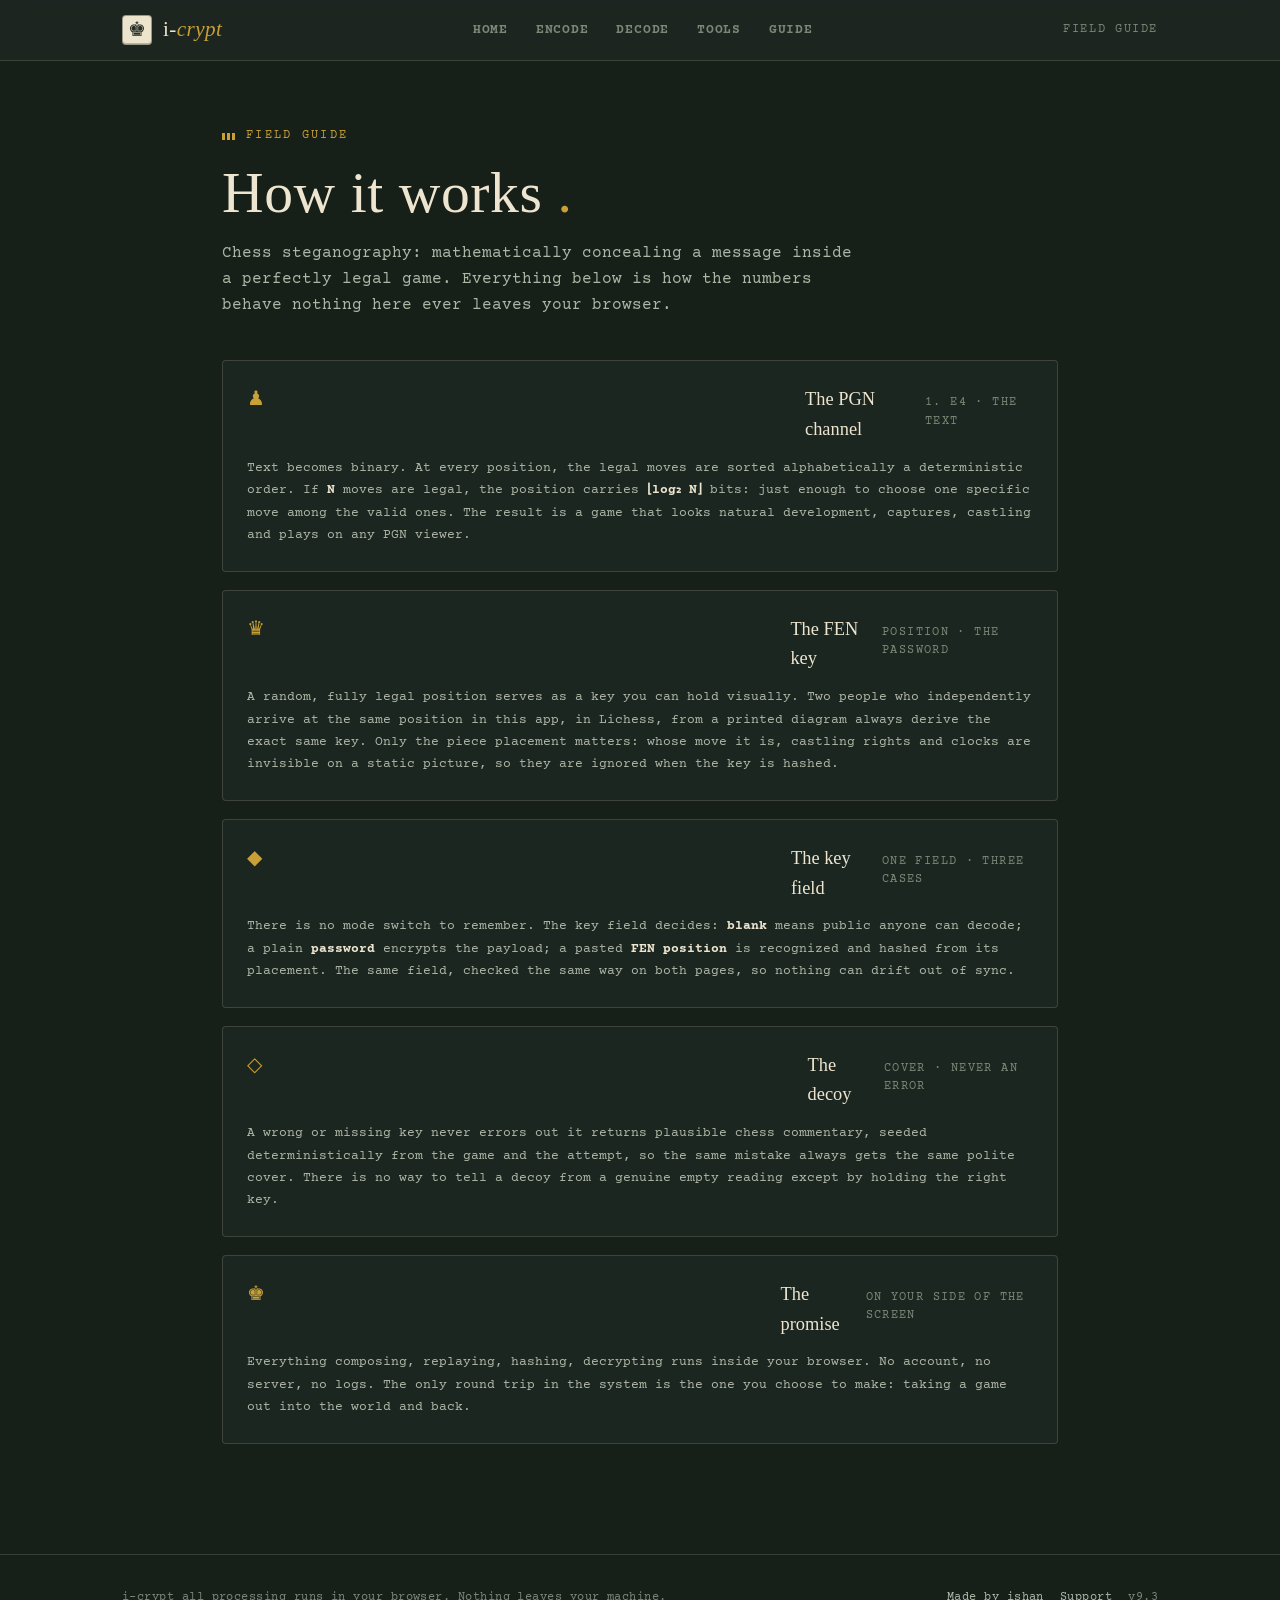
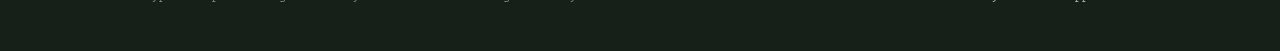
<file: guide.html>
<!doctype html>
<html lang="en">
  <head>
    <meta charset="UTF-8" />
    <meta name="viewport" content="width=device-width, initial-scale=1.0" />
    <title>Guide  i-crypt</title>
    <link
      rel="icon"
      href="data:image/svg+xml,%3Csvg xmlns='http://www.w3.org/2000/svg' viewBox='0 0 32 32'%3E%3Crect width='32' height='32' rx='4' fill='%23162019'/%3E%3Ctext x='16' y='23' font-size='20' text-anchor='middle' fill='%23c9a036'%3E%E2%99%9A%3C/text%3E%3C/svg%3E"
    />
    <link rel="preconnect" href="https://fonts.googleapis.com" />
    <link rel="preconnect" href="https://fonts.gstatic.com" crossorigin />
    <link
      href="https://fonts.googleapis.com/css2?family=Old+Standard+TT:ital,wght@0,400;0,700;1,400&family=Courier+Prime:ital,wght@0,400;0,700;1,400&display=swap"
      rel="stylesheet"
    />
    <link rel="stylesheet" href="css/styles.css" />
  </head>
  <body>
    <a class="skip-link" href="#main">Skip to content</a>

    <header class="masthead">
      <div class="mast-inner">
        <a class="brand" href="index.html" aria-label="i-crypt home">
          <span class="brand-mark">♚</span>
          <span class="brand-name">i-<em>crypt</em></span>
        </a>
        <nav class="mast-nav" aria-label="Pages">
          <a href="index.html">Home</a>
          <a href="encode.html">Encode</a>
          <a href="decode.html">Decode</a>
          <a href="tools.html">Tools</a>
          <a href="guide.html" aria-current="page">Guide</a>
        </nav>
        <span class="mast-meta">field guide</span>
      </div>
    </header>

    <main id="main" class="wrap wrap-narrow">
      <div class="page-head">
        <p class="eyebrow eyebrow-amber">field guide</p>
        <h1 class="page-title">How it works <span class="letter">.</span></h1>
        <p class="page-lede">
          Chess steganography: mathematically concealing a message inside a
          perfectly legal game. Everything below is how the numbers behave 
          nothing here ever leaves your browser.
        </p>
      </div>

      <div class="guide-sect">
        <div class="guide-item">
          <div class="guide-item-head">
            <span class="piece">♟</span>
            <h3>The PGN channel</h3>
            <span class="move">1. e4 · the text</span>
          </div>
          <p>
            Text becomes binary. At every position, the legal moves are
            sorted alphabetically  a deterministic order. If <b>N</b> moves
            are legal, the position carries <b>⌊log₂ N⌋</b> bits: just enough
            to choose one specific move among the valid ones. The result is a
            game that looks natural  development, captures, castling  and
            plays on any PGN viewer.
          </p>
        </div>

        <div class="guide-item">
          <div class="guide-item-head">
            <span class="piece">♛</span>
            <h3>The FEN key</h3>
            <span class="move">position · the password</span>
          </div>
          <p>
            A random, fully legal position serves as a key you can hold
            visually. Two people who independently arrive at the same
            position  in this app, in Lichess, from a printed diagram 
            always derive the exact same key. Only the piece placement
            matters: whose move it is, castling rights and clocks are
            invisible on a static picture, so they are ignored when the
            key is hashed.
          </p>
        </div>

        <div class="guide-item">
          <div class="guide-item-head">
            <span class="piece">◆</span>
            <h3>The key field</h3>
            <span class="move">one field · three cases</span>
          </div>
          <p>
            There is no mode switch to remember. The key field decides:
            <b>blank</b> means public  anyone can decode; a plain
            <b>password</b> encrypts the payload; a pasted
            <b>FEN position</b> is recognized and hashed from its placement.
            The same field, checked the same way on both pages, so nothing
            can drift out of sync.
          </p>
        </div>

        <div class="guide-item">
          <div class="guide-item-head">
            <span class="piece">◇</span>
            <h3>The decoy</h3>
            <span class="move">cover · never an error</span>
          </div>
          <p>
            A wrong or missing key never errors out  it returns plausible
            chess commentary, seeded deterministically from the game and the
            attempt, so the same mistake always gets the same polite cover.
            There is no way to tell a decoy from a genuine empty reading
            except by holding the right key.
          </p>
        </div>

        <div class="guide-item">
          <div class="guide-item-head">
            <span class="piece">♚</span>
            <h3>The promise</h3>
            <span class="move">on your side of the screen</span>
          </div>
          <p>
            Everything  composing, replaying, hashing, decrypting  runs
            inside your browser. No account, no server, no logs. The only
            round trip in the system is the one you choose to make: taking
            a game out into the world and back.
          </p>
        </div>
      </div>
    </main>

    <footer>
      <div class="foot-inner">
        <span>i-crypt  all processing runs in your browser. Nothing leaves your machine.</span>
        <div class="foot-right">
          <span
            class="lnk"
            onclick="window.open('https://instagram.com/ishatxt', '_blank')"
            >Made by ishan</span
          >
          <span
            class="lnk"
            onclick="openModal('supportModal')"
            >Support</span
          >
          <span>v9.3</span>
        </div>
      </div>
    </footer>

    <div
      class="modal-bg"
      id="supportModal"
      role="dialog"
      aria-modal="true"
      aria-label="Support i-crypt"
      onclick="if (event.target === this) closeModal('supportModal');"
    >
      <div class="modal-box">
        <button class="modal-close" onclick="closeModal('supportModal')" aria-label="Close">
          ×
        </button>
        <div class="modal-mark">♜</div>
        <div class="modal-title">Support i-crypt</div>
        <div class="modal-sub">
          It stays free and runs entirely in your machine. A gift keeps it
          live.
        </div>
        <div class="upi-label">UPI  tap to copy</div>
        <div class="upi-block" onclick="copyUPI()">isha.iplus@gamil.com</div>
        <div class="upi-copied" id="upiMsg"></div>
        <button
          class="btn btn-ghost btn-full"
          style="margin-top: 14px"
          onclick="window.open('https://instagram.com/ishatxt', '_blank')"
        >
          Subscribe on YouTube ↗
        </button>
        <p
          style="
            margin-top: 13px;
            font-size: 10px;
            color: var(--muted);
            text-align: center;
            letter-spacing: 0.08em;
          "
        >
          made by ishan
        </p>
      </div>
    </div>

    <div id="toast">Copied</div>

    <script src="js/shared.js"></script>
  </body>
</html>
</file>
<file: css/styles.css>
/* ============================================================
   i-crypt — "THE CIPHER SCOREBOARD"
   A steganographic chess cipher bureau. Ground is a felt-deep
   board green, output surfaces are torn score-sheet paper, type
   is an engraved bulletin serif (Old Standard TT) against a
   cipher-writer monospace (Courier Prime). No neon, no cream-
   and-terracotta, no broadsheet default.
   ============================================================ */
*,
*::before,
*::after {
  margin: 0;
  padding: 0;
  box-sizing: border-box;
}

:root {
  /* Ground — the dark, green-cast cloth of a board table */
  --bg: #162019;
  --raise: #1c2620;
  --raise-2: #243129;
  --line: rgba(233, 224, 201, 0.16);
  --line-soft: rgba(233, 224, 201, 0.09);
  --line-bright: rgba(233, 224, 201, 0.32);

  /* Paper — the score slips pulled out of the drawer */
  --paper: #ece4cd;
  --paper-2: #e0d5b6;
  --ink: #262e27;
  --ink-soft: #555f56;

  /* Light text on the felt */
  --bone: #ede5cf;
  --bone-dim: #aeb6a6;
  --muted: #7c8777;

  /* Accents */
  --brass: #c9a036;
  --brass-bright: #e0b64c;
  --ox: #b0422a;
  --teal: #7fb894;
  --amber: var(--brass);
  --red: var(--ox);
  --gold: var(--brass);

  /* Board squares — maple & forest, the physical set */
  --board-light: #d3c49a;
  --board-dark: #3c6b4f;

  /* Type */
  --font-display: "Old Standard TT", "Times New Roman", Georgia, serif;
  --font-mono: "Courier Prime", "Courier New", ui-monospace, monospace;
  --font-body: var(--font-mono);

  /* Scale */
  --text-xs: 0.72rem;
  --text-sm: 0.8rem;
  --text: 0.875rem;
  --text-md: 1rem;
  --text-lg: 1.15rem;
  --text-2xl: clamp(1.6rem, 3.4vw, 2.3rem);
  --text-hero: clamp(2rem, 5.6vw, 3.6rem);

  --radius: 4px;
  --radius-sm: 3px;

  --shadow-slip: 0 1px 0 rgba(0, 0, 0, 0.2), 0 10px 26px rgba(0, 0, 0, 0.35);
}

html {
  scroll-behavior: smooth;
}

body {
  font-family: var(--font-body);
  background: var(--bg);
  color: var(--bone);
  font-size: var(--text);
  line-height: 1.62;
  -webkit-font-smoothing: antialiased;
  text-rendering: optimizeLegibility;
}

a {
  color: inherit;
  text-decoration: none;
}

::selection {
  background: var(--brass);
  color: var(--ink);
}

:focus-visible {
  outline: 2px solid var(--brass);
  outline-offset: 2px;
  border-radius: 2px;
}

img,
svg {
  display: block;
}

/* ============================================================
   MASTHEAD
   ============================================================ */
.masthead {
  position: sticky;
  top: 0;
  z-index: 40;
  background: rgba(30, 38, 32, 0.92);
  backdrop-filter: blur(10px);
  -webkit-backdrop-filter: blur(10px);
  border-bottom: 1px solid var(--line);
}

.mast-inner {
  max-width: 1080px;
  margin: 0 auto;
  padding: 0 22px;
  display: flex;
  align-items: center;
  justify-content: space-between;
  gap: 18px;
  min-height: 60px;
}

.brand {
  display: flex;
  align-items: center;
  gap: 11px;
}

.brand-mark {
  width: 30px;
  height: 30px;
  display: grid;
  place-items: center;
  font-size: 20px;
  color: var(--ink);
  background: var(--paper);
  border: 1px solid rgba(30, 38, 32, 0.4);
  border-radius: var(--radius);
  box-shadow: inset 0 -1px 0 rgba(0, 0, 0, 0.22);
}

.brand-name {
  font-family: var(--font-display);
  font-size: 1.32rem;
  letter-spacing: 0.02em;
  color: var(--bone);
  line-height: 1;
}

.brand-name em {
  font-style: italic;
  color: var(--brass);
}

.mast-nav {
  display: flex;
  align-items: center;
  gap: 2px;
  overflow-x: auto;
  scrollbar-width: none;
}

.mast-nav::-webkit-scrollbar {
  display: none;
}

.mast-nav a {
  font-size: var(--text-sm);
  font-weight: 700;
  letter-spacing: 0.06em;
  text-transform: uppercase;
  color: var(--muted);
  padding: 7px 13px;
  border-radius: var(--radius-sm);
  white-space: nowrap;
  transition: color 0.15s ease, background 0.15s ease;
}

.mast-nav a:hover {
  color: var(--bone);
  background: var(--raise);
}

.mast-nav a.active {
  color: var(--brass);
  box-shadow: inset 0 -2px 0 currentColor;
  border-radius: var(--radius-sm);
}

.mast-meta {
  font-size: var(--text-xs);
  color: var(--muted);
  letter-spacing: 0.14em;
  text-transform: uppercase;
  white-space: nowrap;
}

/* ============================================================
   LAYOUT
   ============================================================ */
.wrap {
  max-width: 1080px;
  margin: 0 auto;
  padding: 0 22px;
}

.wrap-narrow {
  max-width: 880px;
}

.section {
  padding: 74px 0;
}

.section + .section {
  border-top: 1px solid var(--line-soft);
}

.eyebrow {
  font-size: var(--text-xs);
  letter-spacing: 0.2em;
  text-transform: uppercase;
  color: var(--muted);
  margin-bottom: 12px;
  display: flex;
  align-items: center;
  gap: 10px;
}

.eyebrow::before {
  content: "";
  width: 14px;
  height: 7px;
  background: repeating-linear-gradient(
    90deg,
    var(--brass) 0 3px,
    transparent 3px 5px
  );
}

.eyebrow-amber {
  color: var(--brass);
}

/* Page header (tool pages) */
.page-head {
  padding: 66px 0 8px;
}

.page-head .eyebrow {
  margin-bottom: 16px;
}

.page-title {
  font-family: var(--font-display);
  font-weight: 400;
  font-size: var(--text-hero);
  line-height: 1.06;
  color: var(--bone);
  letter-spacing: 0.01em;
}

.page-title .letter {
  color: var(--brass);
}

.page-lede {
  max-width: 640px;
  margin-top: 18px;
  font-size: var(--text-md);
  color: var(--bone-dim);
}

/* ============================================================
   BUTTONS
   ============================================================ */
.btn {
  font-family: var(--font-body);
  font-size: var(--text-sm);
  font-weight: 700;
  letter-spacing: 0.07em;
  text-transform: uppercase;
  padding: 11px 18px;
  border-radius: var(--radius-sm);
  border: 1px solid transparent;
  cursor: pointer;
  transition: background 0.15s ease, border-color 0.15s ease,
    color 0.15s ease, transform 0.06s ease;
  line-height: 1;
}

.btn:active {
  transform: translateY(1px);
}

.btn-prime {
  background: var(--brass);
  color: var(--ink);
  box-shadow: inset 0 -2px 0 rgba(0, 0, 0, 0.22);
}

.btn-prime:hover {
  background: var(--brass-bright);
  border-color: rgba(0, 0, 0, 0.3);
}

.btn-ghost {
  background: transparent;
  color: var(--bone-dim);
  border-color: var(--line);
}

.btn-ghost:hover {
  color: var(--bone);
  border-color: var(--line-bright);
  background: var(--raise);
}

.btn-teal {
  background: var(--teal);
  color: #12301f;
}

.btn-teal:hover {
  filter: brightness(1.07);
}

.btn-sm {
  padding: 8px 12px;
  font-size: var(--text-xs);
}

.btn-full {
  width: 100%;
}

.btn-row {
  display: flex;
  gap: 10px;
  flex-wrap: wrap;
  align-items: center;
}

.btn-row .btn {
  flex: 0 1 auto;
}

.btn-row.spread {
  justify-content: space-between;
}

/* ============================================================
   PANELS
   ============================================================ */
.pane {
  background: var(--raise);
  border: 1px solid var(--line);
  border-radius: var(--radius);
  box-shadow: 0 1px 0 rgba(0, 0, 0, 0.18);
}

.pane-head {
  display: flex;
  align-items: center;
  gap: 12px;
  padding: 14px 18px;
  border-bottom: 1px solid var(--line);
}

.pane-mark {
  width: 28px;
  height: 28px;
  display: grid;
  place-items: center;
  font-size: 17px;
  color: var(--brass);
}

.pane-title {
  font-size: var(--text-sm);
  font-weight: 700;
  letter-spacing: 0.09em;
  text-transform: uppercase;
  color: var(--bone);
}

.pane-badge {
  margin-left: auto;
  font-size: var(--text-xs);
  letter-spacing: 0.1em;
  text-transform: uppercase;
  color: var(--muted);
  border: 1px solid var(--line);
  padding: 3px 9px;
  border-radius: 999px;
  white-space: nowrap;
}

.pane-body {
  padding: 20px 18px;
}

.tool-grid {
  display: grid;
  grid-template-columns: 1fr 1fr;
  gap: 22px;
  align-items: start;
  margin-top: 34px;
}

/* ============================================================
   FIELDS
   ============================================================ */
.field {
  margin-bottom: 18px;
}

.field-label {
  display: block;
  font-size: var(--text-xs);
  letter-spacing: 0.12em;
  text-transform: uppercase;
  color: var(--muted);
  margin-bottom: 8px;
}

.f-in,
.f-area,
.f-select {
  width: 100%;
  background: #131a15;
  color: var(--bone);
  border: 1px solid var(--line);
  border-radius: var(--radius-sm);
  padding: 11px 13px;
  font-family: var(--font-body);
  font-size: var(--text-sm);
  transition: border-color 0.15s ease;
}

.f-in::placeholder,
.f-area::placeholder {
  color: var(--muted);
}

.f-in:focus,
.f-area:focus,
.f-select:focus {
  outline: none;
  border-color: var(--brass);
  box-shadow: 0 0 0 3px rgba(201, 160, 54, 0.16);
}

.f-area {
  resize: vertical;
  min-height: 116px;
  line-height: 1.55;
}

.f-select {
  appearance: none;
  background-image: linear-gradient(45deg, transparent 50%, var(--muted) 50%),
    linear-gradient(135deg, var(--muted) 50%, transparent 50%);
  background-position: calc(100% - 16px) 50%, calc(100% - 11px) 50%;
  background-size: 5px 5px;
  background-repeat: no-repeat;
}

.f-select option {
  background: var(--raise);
  color: var(--bone);
}

.kstatus {
  margin-top: 7px;
  font-size: var(--text-xs);
  color: var(--muted);
  min-height: 15px;
}

.field-grid {
  display: grid;
  grid-template-columns: 1fr 1fr;
  gap: 14px;
}

/* ============================================================
   OUTPUT SLIPS — the paper documents
   ============================================================ */
.slip-head {
  display: flex;
  align-items: center;
  justify-content: space-between;
  gap: 10px;
  margin-bottom: 9px;
}

.slip-label {
  font-size: var(--text-xs);
  letter-spacing: 0.14em;
  text-transform: uppercase;
  color: var(--bone-dim);
}

.copy {
  font-family: var(--font-body);
  font-size: var(--text-xs);
  letter-spacing: 0.1em;
  text-transform: uppercase;
  background: transparent;
  border: 1px solid var(--line);
  color: var(--muted);
  padding: 4px 11px;
  border-radius: 999px;
  cursor: pointer;
  transition: color 0.15s ease, border-color 0.15s ease;
}

.copy:hover {
  color: var(--brass);
  border-color: var(--brass);
}

.slip {
  background: var(--paper);
  color: var(--ink);
  border-radius: var(--radius);
  padding: 15px 17px;
  font-family: var(--font-body);
  font-size: var(--text-sm);
  line-height: 1.62;
  white-space: pre-wrap;
  word-break: break-word;
  box-shadow: var(--shadow-slip);
  border: 1px solid rgba(0, 0, 0, 0.28);
}

.slip-dim {
  color: var(--ink-soft);
}

.stats-row {
  display: flex;
  gap: 8px;
  flex-wrap: wrap;
  margin: 4px 0 14px;
}

.stat {
  font-size: var(--text-xs);
  letter-spacing: 0.05em;
  color: var(--bone-dim);
  border: 1px solid var(--line);
  padding: 4px 11px;
  border-radius: 999px;
}

.stat b {
  color: var(--brass);
  font-weight: 700;
}

/* ============================================================
   ALERTS / STATUS
   ============================================================ */
.alert {
  font-size: var(--text-sm);
  line-height: 1.5;
  border-radius: var(--radius-sm);
  padding: 11px 14px;
  margin-top: 14px;
  border: 1px solid;
}

.alert-err {
  background: rgba(181, 63, 42, 0.12);
  border-color: rgba(255, 120, 90, 0.34);
  color: #f3b2a0;
}

.alert-ok {
  background: rgba(127, 184, 148, 0.12);
  border-color: rgba(127, 184, 148, 0.34);
  color: #b7dcc6;
}

.status-line {
  display: flex;
  gap: 8px;
  align-items: center;
  font-size: var(--text-sm);
  font-weight: 700;
  color: var(--teal);
  min-height: 20px;
  margin: 12px 0;
}

.divider {
  height: 1px;
  background: var(--line);
  border: none;
  margin: 18px 0;
}

/* ============================================================
   CONTROLS (speed / pause / replay rows)
   ============================================================ */
.ctrl-row {
  display: flex;
  align-items: center;
  gap: 7px;
  flex-wrap: wrap;
}

.ctrl {
  font-family: var(--font-body);
  font-size: var(--text-xs);
  font-weight: 700;
  background: transparent;
  color: var(--bone-dim);
  border: 1px solid var(--line);
  border-radius: var(--radius-sm);
  padding: 6px 11px;
  cursor: pointer;
  transition: color 0.15s ease, border-color 0.15s ease;
}

.ctrl:hover {
  color: var(--bone);
  border-color: var(--line-bright);
}

.ctrl.active {
  color: var(--brass);
  border-color: var(--brass);
}

.ctrl-spacer {
  flex: 1;
}

.toggle {
  width: 34px;
  height: 19px;
  border-radius: 999px;
  border: 1px solid var(--line-bright);
  background: var(--raise-2);
  position: relative;
  cursor: pointer;
  transition: background 0.15s ease, border-color 0.15s ease;
}

.toggle::after {
  content: "";
  position: absolute;
  top: 2px;
  left: 2px;
  width: 13px;
  height: 13px;
  border-radius: 50%;
  background: var(--bone-dim);
  transition: transform 0.15s ease, background 0.15s ease;
}

.toggle.on {
  background: rgba(201, 160, 54, 0.28);
  border-color: var(--brass);
}

.toggle.on::after {
  transform: translateX(15px);
  background: var(--brass);
}

.toggle-label {
  font-size: var(--text-xs);
  color: var(--muted);
  text-transform: uppercase;
  letter-spacing: 0.06em;
}

/* ============================================================
   CHESSBOARD
   ============================================================ */
.board-wrap {
  position: relative;
  max-width: 380px;
  margin: 0 auto;
}

.board-coord-wrap {
  display: flex;
  align-items: center;
  justify-content: center;
  padding: 7px;
  background: #14180f;
  border: 1px solid rgba(201, 160, 54, 0.34);
  border-radius: var(--radius);
  box-shadow:
    inset 0 1px 0 rgba(255, 255, 255, 0.06),
    0 12px 28px rgba(0, 0, 0, 0.4);
}

.board-grid {
  display: grid;
  grid-template-columns: repeat(8, 1fr);
  width: 100%;
  aspect-ratio: 1;
  user-select: none;
  border-radius: 2px;
  overflow: hidden;
  box-shadow: inset 0 0 0 1px rgba(0, 0, 0, 0.4);
}

.sq {
  position: relative;
  display: flex;
  align-items: center;
  justify-content: center;
  aspect-ratio: 1;
  overflow: hidden;
}

.sq.light {
  background-color: var(--board-light);
}

.sq.dark {
  background-color: var(--board-dark);
}

.sq.hl-from {
  background: rgba(224, 182, 76, 0.5) !important;
}

.sq.hl-to {
  background: rgba(224, 182, 76, 0.72) !important;
}

.sq.hl-check {
  background: rgba(221, 74, 50, 0.7) !important;
}

.piece {
  width: 86%;
  height: 86%;
  display: block;
  position: relative;
  z-index: 2;
}

.piece svg {
  width: 100%;
  height: 100%;
  filter: drop-shadow(0 2px 2px rgba(0, 0, 0, 0.4));
}

.sq-rank,
.sq-file {
  position: absolute;
  font-size: 8px;
  font-weight: 700;
  font-family: var(--font-body);
  line-height: 1;
  z-index: 1;
  opacity: 0.8;
}

.sq-rank {
  bottom: 1px;
  left: 2px;
}

.sq-file {
  bottom: 1px;
  right: 2px;
}

.sq.light .sq-rank,
.sq.light .sq-file {
  color: var(--board-dark);
}

.sq.dark .sq-rank,
.sq.dark .sq-file {
  color: var(--board-light);
}

@keyframes pieceMove {
  0% {
    transform: scale(1.2) translateY(-5px);
    filter: drop-shadow(0 9px 13px rgba(0, 0, 0, 0.5));
  }
  100% {
    transform: scale(1) translateY(0);
    filter: none;
  }
}

.piece.just-moved {
  animation: pieceMove 0.3s ease forwards;
}

/* ============================================================
   DECODE — progress + reveal
   ============================================================ */
.prog-track {
  height: 4px;
  background: var(--line);
  border-radius: 999px;
  overflow: hidden;
  margin: 14px 0 10px;
}

.prog-fill {
  height: 100%;
  width: 0%;
  background: var(--brass);
  transition: width 0.25s ease;
}

.reveal {
  background: var(--paper);
  color: var(--ink);
  border-radius: var(--radius);
  border: 1px solid rgba(0, 0, 0, 0.28);
  border-left: 4px solid var(--brass);
  padding: 15px 17px;
  font-family: var(--font-body);
  font-weight: 700;
  font-size: 1rem;
  line-height: 1.55;
  min-height: 58px;
  box-shadow: var(--shadow-slip);
  word-break: break-word;
}

.reveal.glow {
  border-color: var(--brass);
  box-shadow: 0 0 0 3px rgba(196, 160, 54, 0.18), var(--shadow-slip);
}

.cursor {
  display: inline-block;
  width: 2px;
  height: 1.1em;
  background: var(--brass);
  vertical-align: middle;
  margin-left: 1px;
  animation: blink 0.7s step-end infinite;
}

@keyframes blink {
  0%,
  100% {
    opacity: 1;
  }
  50% {
    opacity: 0;
  }
}

@keyframes flashCard {
  0% {
    box-shadow: 0 0 0 0 rgba(196, 160, 54, 0);
  }
  40% {
    box-shadow: 0 0 0 5px rgba(196, 160, 54, 0.22);
  }
  100% {
    box-shadow: 0 0 0 0 rgba(196, 160, 54, 0);
  }
}

.result-flash {
  animation: flashCard 0.8s ease;
}

/* ============================================================
   HOME — hero demonstration
   ============================================================ */
.hero {
  padding: 76px 0 30px;
}

.hero-overline {
  font-size: var(--text-xs);
  letter-spacing: 0.22em;
  text-transform: uppercase;
  color: var(--brass);
  margin-bottom: 18px;
  display: flex;
  align-items: center;
  gap: 12px;
}

.hero-overline::after {
  content: "";
  flex: 0 1 160px;
  height: 7px;
  background: repeating-linear-gradient(
    90deg,
    var(--muted) 0 3px,
    transparent 3px 5px
  );
  opacity: 0.5;
}

.hero h1 {
  font-family: var(--font-display);
  font-weight: 400;
  font-size: var(--text-hero);
  line-height: 1.04;
  color: var(--bone);
  letter-spacing: 0.01em;
  max-width: 20ch;
}

.hero h1 em {
  font-style: italic;
  color: var(--brass);
}

.hero-lede {
  margin-top: 20px;
  max-width: 58ch;
  color: var(--bone-dim);
  font-size: var(--text-md);
}

.hero-actions {
  margin-top: 30px;
  display: flex;
  gap: 12px;
  flex-wrap: wrap;
}

/* Demo: board + live notation */
.demo {
  display: grid;
  grid-template-columns: 420px 1fr;
  gap: 30px;
  align-items: center;
  margin-top: 58px;
}

.demo-board .board-wrap {
  max-width: 420px;
}

.lightbox {
  border: 1px solid var(--line);
  border-radius: var(--radius);
  background: var(--raise);
  box-shadow: 0 1px 0 rgba(0, 0, 0, 0.18);
  overflow: hidden;
}

.lightbox-head {
  display: flex;
  align-items: center;
  gap: 10px;
  padding: 11px 15px;
  border-bottom: 1px solid var(--line);
  font-size: var(--text-xs);
  letter-spacing: 0.16em;
  text-transform: uppercase;
  color: var(--muted);
}

.lightbox-head .lid {
  width: 7px;
  height: 7px;
  border-radius: 1px;
  background: var(--brass);
  box-shadow: 0 0 0 3px rgba(196, 160, 54, 0.2);
}

.lightbox-head .tag {
  margin-left: auto;
  color: var(--teal);
  font-weight: 700;
}

.movelist {
  padding: 15px;
  font-family: var(--font-body);
  font-size: var(--text-sm);
  line-height: 1.85;
  min-height: 176px;
  color: var(--bone);
  word-break: break-word;
  position: relative;
}

.movelist b {
  color: var(--brass);
  font-weight: 700;
  margin-right: 8px;
}

.demostatus {
  display: flex;
  align-items: center;
  gap: 10px;
  padding: 11px 15px;
  border-top: 1px solid var(--line);
  font-size: var(--text-sm);
  color: var(--bone-dim);
}

.demostatus .cursor {
  height: 0.95em;
}

.demoline {
  margin-top: 12px;
  max-width: 50ch;
  color: var(--muted);
  font-size: var(--text-sm);
}

/* Steps */
.steps {
  display: grid;
  grid-template-columns: repeat(3, 1fr);
  gap: 22px;
  margin-top: 40px;
  counter-reset: step;
}

.step {
  position: relative;
  padding-top: 26px;
  border-top: 1px solid var(--line);
}

.step-label {
  font-family: var(--font-body);
  font-size: var(--text-xs);
  letter-spacing: 0.14em;
  text-transform: uppercase;
  color: var(--brass);
  margin-bottom: 12px;
}

.step h3 {
  font-family: var(--font-display);
  font-weight: 400;
  font-size: var(--text-lg);
  color: var(--bone);
  margin-bottom: 8px;
}

.step p {
  color: var(--bone-dim);
  font-size: var(--text-sm);
}

/* Tool index */
.toolrow {
  display: grid;
  grid-template-columns: repeat(3, 1fr);
  gap: 22px;
  margin-top: 40px;
}

.toolcard {
  border: 1px solid var(--line);
  border-radius: var(--radius);
  background: var(--raise);
  padding: 24px 22px;
  display: flex;
  flex-direction: column;
  min-height: 220px;
  transition: border-color 0.18s ease, transform 0.18s ease,
    box-shadow 0.18s ease;
  position: relative;
}

.toolcard:hover {
  border-color: var(--brass);
  transform: translateY(-2px);
  box-shadow: 0 14px 30px rgba(0, 0, 0, 0.3);
}

.toolcard .glyph {
  font-size: 30px;
  color: var(--brass);
  margin-bottom: 16px;
  line-height: 1;
}

.toolcard .code {
  font-size: var(--text-xs);
  letter-spacing: 0.16em;
  text-transform: uppercase;
  color: var(--muted);
  margin-bottom: 10px;
}

.toolcard h3 {
  font-family: var(--font-display);
  font-weight: 400;
  font-size: var(--text-2xl);
  color: var(--bone);
  line-height: 1.08;
  margin-bottom: 10px;
}

.toolcard p {
  color: var(--bone-dim);
  font-size: var(--text-sm);
}

.toolcard .enter {
  margin-top: auto;
  padding-top: 18px;
  font-size: var(--text-xs);
  letter-spacing: 0.18em;
  text-transform: uppercase;
  color: var(--muted);
  display: flex;
  align-items: center;
  gap: 8px;
}

.toolcard:hover .enter {
  color: var(--brass);
}

.toolcard .enter::after {
  content: "\2192";
  transition: transform 0.18s ease;
}

.toolcard:hover .enter::after {
  transform: translateX(4px);
}

/* ============================================================
   GUIDE
   ============================================================ */
.guide-sect {
  margin-top: 34px;
}

.guide-item {
  border: 1px solid var(--line);
  border-radius: var(--radius);
  background: var(--raise);
  padding: 24px 24px;
  margin-bottom: 18px;
}

.guide-item-head {
  display: flex;
  align-items: baseline;
  gap: 14px;
  margin-bottom: 12px;
}

.guide-item-head .piece {
  font-size: 20px;
  color: var(--brass);
  line-height: 1;
}

.guide-item-head h3 {
  font-family: var(--font-display);
  font-weight: 400;
  font-size: var(--text-lg);
  color: var(--bone);
}

.guide-item-head .move {
  margin-left: auto;
  font-size: var(--text-xs);
  letter-spacing: 0.12em;
  color: var(--muted);
  text-transform: uppercase;
}

.guide-item p {
  color: var(--bone-dim);
  font-size: var(--text-sm);
  line-height: 1.75;
}

.guide-item p b {
  color: var(--bone);
  font-weight: 700;
}

/* ============================================================
   FOOTER
   ============================================================ */
footer {
  border-top: 1px solid var(--line);
  margin-top: 110px;
  padding: 34px 0 44px;
}

.foot-inner {
  max-width: 1080px;
  margin: 0 auto;
  padding: 0 22px;
  display: flex;
  align-items: center;
  justify-content: space-between;
  gap: 18px;
  flex-wrap: wrap;
  font-size: var(--text-xs);
  color: var(--muted);
  letter-spacing: 0.04em;
}

.foot-inner .lnk {
  cursor: pointer;
  color: var(--bone-dim);
  transition: color 0.15s ease;
}

.foot-inner .lnk:hover {
  color: var(--brass);
}

.foot-right {
  display: flex;
  gap: 16px;
  align-items: center;
}

/* ============================================================
   MODAL
   ============================================================ */
.modal-bg {
  position: fixed;
  inset: 0;
  z-index: 60;
  background: rgba(10, 13, 11, 0.72);
  display: none;
  align-items: center;
  justify-content: center;
  padding: 22px;
}

.modal-bg.open {
  display: flex;
}

.modal-box {
  background: var(--raise);
  border: 1px solid var(--line-bright);
  border-radius: var(--radius);
  max-width: 420px;
  width: 100%;
  padding: 30px 28px;
  position: relative;
  box-shadow: 0 26px 60px rgba(0, 0, 0, 0.5);
}

.modal-mark {
  font-size: 34px;
  color: var(--brass);
  margin-bottom: 12px;
  line-height: 1;
}

.modal-title {
  font-family: var(--font-display);
  font-weight: 400;
  font-size: var(--text-2xl);
  color: var(--bone);
  margin-bottom: 6px;
}

.modal-sub {
  color: var(--bone-dim);
  font-size: var(--text-sm);
  margin-bottom: 18px;
}

.modal-close {
  position: absolute;
  top: 14px;
  right: 16px;
  background: transparent;
  border: none;
  color: var(--muted);
  font-size: 22px;
  line-height: 1;
  cursor: pointer;
  padding: 4px;
}

.modal-close:hover {
  color: var(--bone);
}

.upi-label {
  font-size: var(--text-xs);
  letter-spacing: 0.12em;
  text-transform: uppercase;
  color: var(--muted);
  margin-bottom: 8px;
}

.upi-block {
  background: var(--paper);
  color: var(--ink);
  font-family: var(--font-body);
  font-size: var(--text-sm);
  padding: 13px 15px;
  border-radius: var(--radius-sm);
  cursor: pointer;
  user-select: all;
  box-shadow: var(--shadow-slip);
  word-break: break-all;
}

.upi-block:hover {
  filter: brightness(1.02);
}

.upi-copied {
  font-size: var(--text-xs);
  color: var(--teal);
  min-height: 16px;
  margin-top: 6px;
}

/* ============================================================
   TOAST
   ============================================================ */
#toast {
  position: fixed;
  bottom: 26px;
  left: 50%;
  transform: translate(-50%, 14px);
  z-index: 80;
  background: var(--paper);
  color: var(--ink);
  font-size: var(--text-sm);
  font-weight: 700;
  padding: 11px 20px;
  border-radius: 999px;
  box-shadow: var(--shadow-slip);
  opacity: 0;
  pointer-events: none;
  transition: opacity 0.2s ease, transform 0.2s ease;
}

#toast.show {
  opacity: 1;
  transform: translate(-50%, 0);
}

.skip-link {
  position: absolute;
  left: -999px;
  top: 8px;
  z-index: 100;
  background: var(--brass);
  color: var(--ink);
  padding: 8px 14px;
  border-radius: var(--radius-sm);
  font-size: var(--text-sm);
}

.skip-link:focus {
  left: 8px;
}

/* ============================================================
   RESPONSIVE
   ============================================================ */
@media (max-width: 900px) {
  .demo {
    grid-template-columns: 1fr;
    gap: 24px;
  }

  .steps,
  .toolrow {
    grid-template-columns: 1fr;
  }

  .tool-grid {
    grid-template-columns: 1fr;
  }
}

@media (max-width: 620px) {
  .mast-inner {
    padding: 0 12px;
  }

  .mast-meta {
    display: none;
  }

  .wrap {
    padding: 0 14px;
  }

  .field-grid {
    grid-template-columns: 1fr;
  }

  .hero {
    padding: 52px 0 20px;
  }
}

@media (prefers-reduced-motion: reduce) {
  *,
  *::before,
  *::after {
    animation-duration: 0.001ms !important;
    animation-iteration-count: 1 !important;
    transition-duration: 0.001ms !important;
    scroll-behavior: auto !important;
  }
}
</file>
